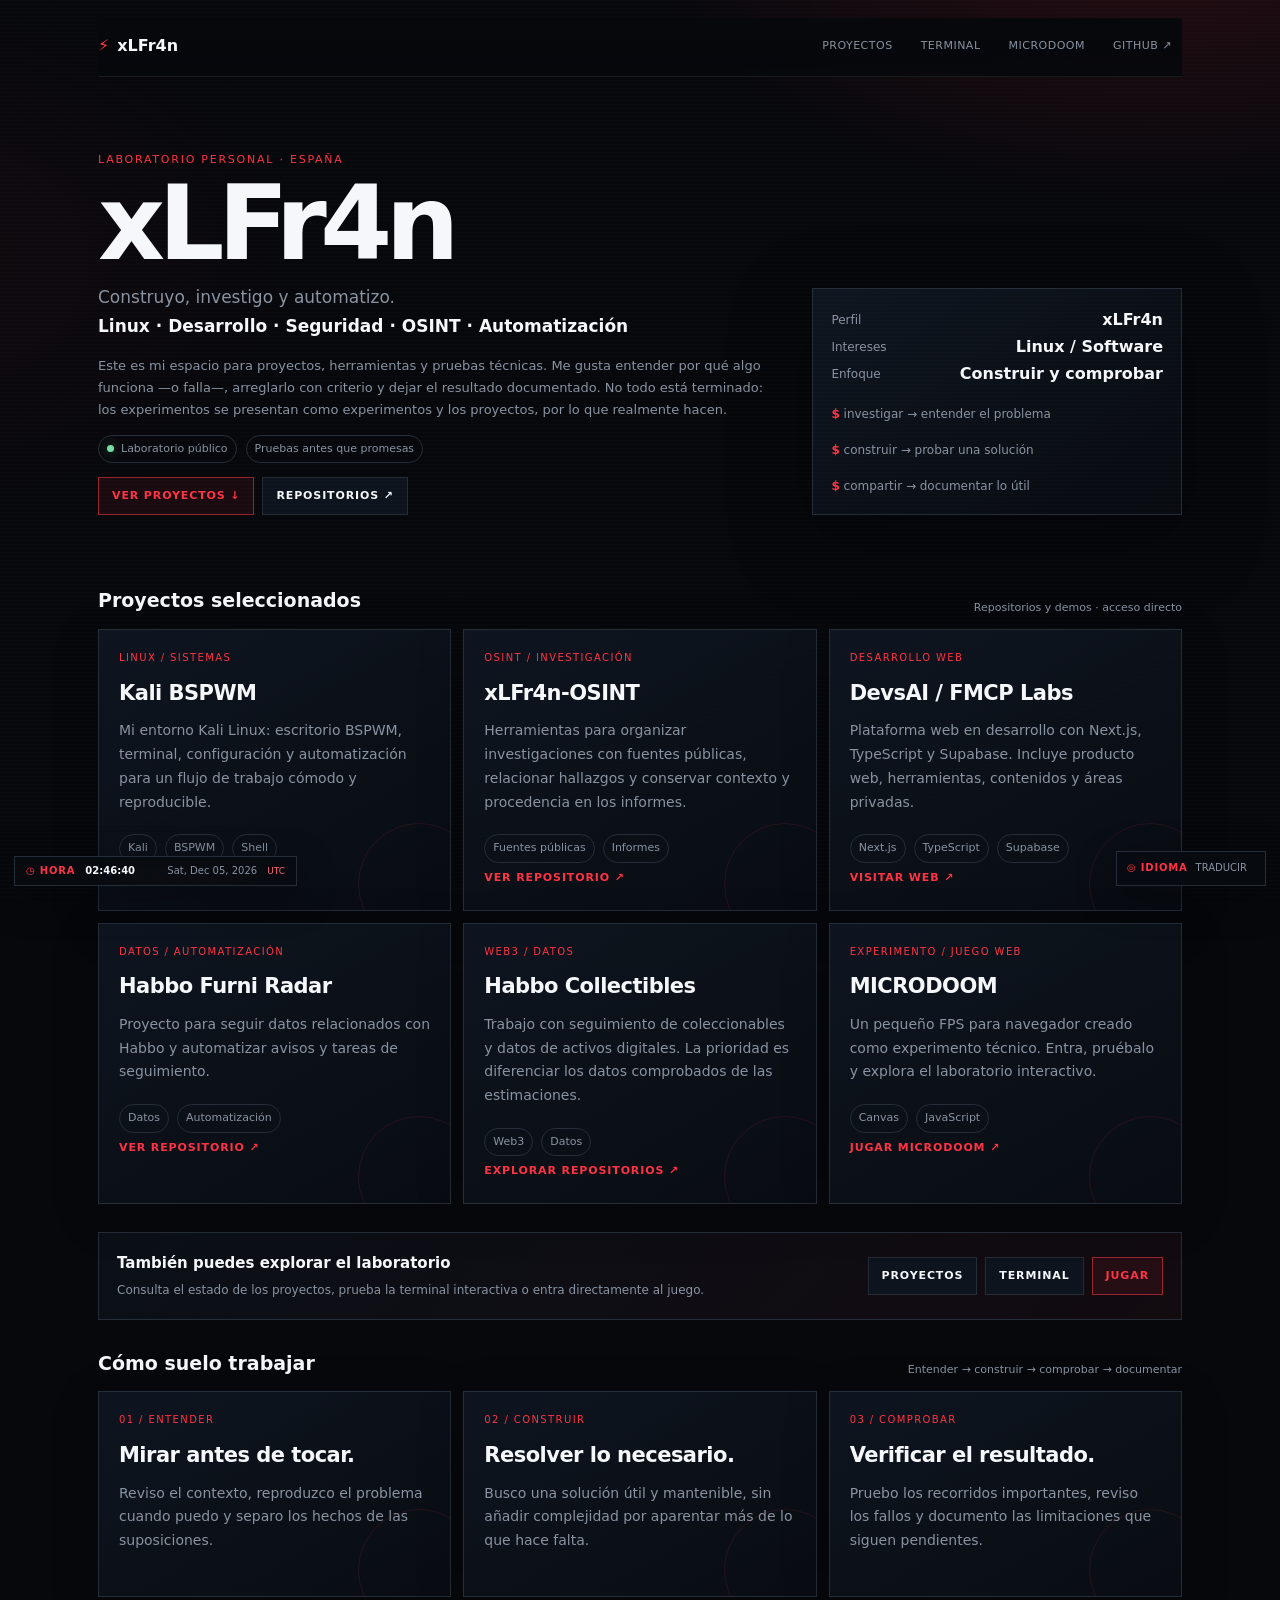
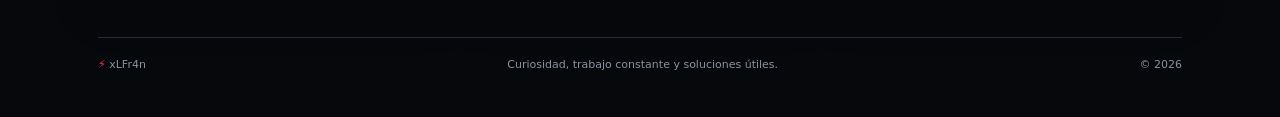
<file: index.html>
<!doctype html>
<html lang="es">
<head>
  <meta charset="utf-8">
  <meta name="viewport" content="width=device-width, initial-scale=1">
  <meta name="theme-color" content="#06080c">
  <meta name="description" content="xLFr4n: laboratorio personal de Linux, desarrollo de software, seguridad, OSINT y automatización. Proyectos reales, pruebas y experimentos.">
  <meta name="color-scheme" content="dark">
  <link rel="canonical" href="https://xlfr4n.github.io/xLFr4n/">
  <meta property="og:type" content="website">
  <meta property="og:title" content="xLFr4n — Laboratorio personal">
  <meta property="og:description" content="Proyectos de Linux, desarrollo de software, seguridad, OSINT y automatización. Trabajo real, pruebas y experimentos.">
  <meta property="og:url" content="https://xlfr4n.github.io/xLFr4n/">
  <meta name="twitter:card" content="summary">
  <link rel="icon" href="./assets/icon.svg" type="image/svg+xml">
  <link rel="manifest" href="./manifest.json">
  <link rel="stylesheet" href="./assets/xlfr4n.css">
  <title>xLFr4n — Laboratorio personal</title>
</head>
<body>
  <div class="shell">
    <header class="nav">
      <a class="brand" href="./" aria-label="xLFr4n, inicio"><span class="sig" aria-hidden="true">⚡</span> xLFr4n</a>
      <nav class="navlinks" aria-label="Navegación principal">
        <a href="./status/">PROYECTOS</a>
        <a href="./terminal/">TERMINAL</a>
        <a href="./play/">MICRODOOM</a>
        <a href="https://github.com/xlfr4n?tab=repositories" target="_blank" rel="noopener noreferrer">GITHUB ↗</a>
      </nav>
    </header>

    <main>
      <section class="hero" aria-labelledby="intro-title">
        <div>
          <div class="eyebrow">Laboratorio personal · España</div>
          <h1 id="intro-title">xLFr4n</h1>
          <p class="lead">Construyo, investigo y automatizo.<br><b>Linux · Desarrollo · Seguridad · OSINT · Automatización</b></p>
          <p class="prose">Este es mi espacio para proyectos, herramientas y pruebas técnicas. Me gusta entender por qué algo funciona —o falla—, arreglarlo con criterio y dejar el resultado documentado. No todo está terminado: los experimentos se presentan como experimentos y los proyectos, por lo que realmente hacen.</p>
          <div class="kicker">
            <span class="pill"><span class="dot ok"></span> Laboratorio público</span>
            <span class="pill">Pruebas antes que promesas</span>
          </div>
          <div class="buttons">
            <a class="button primary" href="#laboratorios">VER PROYECTOS ↓</a>
            <a class="button" href="https://github.com/xlfr4n?tab=repositories" target="_blank" rel="noopener noreferrer">REPOSITORIOS ↗</a>
          </div>
        </div>
        <aside class="hero-panel" aria-label="Resumen del laboratorio">
          <div class="row"><span class="kv">Perfil</span><strong>xLFr4n</strong></div>
          <div class="row"><span class="kv">Intereses</span><b>Linux / Software</b></div>
          <div class="row"><span class="kv">Enfoque</span><strong>Construir y comprobar</strong></div>
          <div class="prompt"><b>$</b> investigar → entender el problema</div>
          <div class="prompt"><b>$</b> construir → probar una solución</div>
          <div class="prompt"><b>$</b> compartir → documentar lo útil</div>
        </aside>
      </section>

      <section class="section" id="laboratorios" aria-labelledby="labs-title">
        <div class="section-head">
          <h2 id="labs-title">Proyectos seleccionados</h2>
          <p>Repositorios y demos · acceso directo</p>
        </div>
        <div class="grid">
          <article class="card">
            <div class="tag">LINUX / SISTEMAS</div>
            <h3>Kali BSPWM</h3>
            <p>Mi entorno Kali Linux: escritorio BSPWM, terminal, configuración y automatización para un flujo de trabajo cómodo y reproducible.</p>
            <div class="meta"><span class="pill">Kali</span><span class="pill">BSPWM</span><span class="pill">Shell</span></div>
            <a class="link" href="https://github.com/xlfr4n/xLFr4n-Kali-BSPWM" target="_blank" rel="noopener noreferrer">VER REPOSITORIO ↗</a>
          </article>

          <article class="card">
            <div class="tag">OSINT / INVESTIGACIÓN</div>
            <h3>xLFr4n-OSINT</h3>
            <p>Herramientas para organizar investigaciones con fuentes públicas, relacionar hallazgos y conservar contexto y procedencia en los informes.</p>
            <div class="meta"><span class="pill">Fuentes públicas</span><span class="pill">Informes</span></div>
            <a class="link" href="https://github.com/xlfr4n/xLFr4n-OSINT" target="_blank" rel="noopener noreferrer">VER REPOSITORIO ↗</a>
          </article>

          <article class="card">
            <div class="tag">DESARROLLO WEB</div>
            <h3>DevsAI / FMCP Labs</h3>
            <p>Plataforma web en desarrollo con Next.js, TypeScript y Supabase. Incluye producto web, herramientas, contenidos y áreas privadas.</p>
            <div class="meta"><span class="pill">Next.js</span><span class="pill">TypeScript</span><span class="pill">Supabase</span></div>
            <a class="link" href="https://fmcplabs.com/" target="_blank" rel="noopener noreferrer">VISITAR WEB ↗</a>
          </article>

          <article class="card">
            <div class="tag">DATOS / AUTOMATIZACIÓN</div>
            <h3>Habbo Furni Radar</h3>
            <p>Proyecto para seguir datos relacionados con Habbo y automatizar avisos y tareas de seguimiento.</p>
            <div class="meta"><span class="pill">Datos</span><span class="pill">Automatización</span></div>
            <a class="link" href="https://github.com/xlfr4n/xLFr4n-Habbo-Furni-Radar" target="_blank" rel="noopener noreferrer">VER REPOSITORIO ↗</a>
          </article>

          <article class="card">
            <div class="tag">WEB3 / DATOS</div>
            <h3>Habbo Collectibles</h3>
            <p>Trabajo con seguimiento de coleccionables y datos de activos digitales. La prioridad es diferenciar los datos comprobados de las estimaciones.</p>
            <div class="meta"><span class="pill">Web3</span><span class="pill">Datos</span></div>
            <a class="link" href="https://github.com/xlfr4n?tab=repositories" target="_blank" rel="noopener noreferrer">EXPLORAR REPOSITORIOS ↗</a>
          </article>

          <article class="card">
            <div class="tag">EXPERIMENTO / JUEGO WEB</div>
            <h3>MICRODOOM</h3>
            <p>Un pequeño FPS para navegador creado como experimento técnico. Entra, pruébalo y explora el laboratorio interactivo.</p>
            <div class="meta"><span class="pill">Canvas</span><span class="pill">JavaScript</span></div>
            <a class="link" href="./play/">JUGAR MICRODOOM ↗</a>
          </article>
        </div>
      </section>

      <section class="section">
        <div class="banner">
          <div>
            <h3>También puedes explorar el laboratorio</h3>
            <p>Consulta el estado de los proyectos, prueba la terminal interactiva o entra directamente al juego.</p>
          </div>
          <div class="buttons">
            <a class="button" href="./status/">PROYECTOS</a>
            <a class="button" href="./terminal/">TERMINAL</a>
            <a class="button primary" href="./play/">JUGAR</a>
          </div>
        </div>
      </section>

      <section class="section" aria-labelledby="method-title">
        <div class="section-head">
          <h2 id="method-title">Cómo suelo trabajar</h2>
          <p>Entender → construir → comprobar → documentar</p>
        </div>
        <div class="grid">
          <article class="card">
            <div class="tag">01 / ENTENDER</div>
            <h3>Mirar antes de tocar.</h3>
            <p>Reviso el contexto, reproduzco el problema cuando puedo y separo los hechos de las suposiciones.</p>
          </article>
          <article class="card">
            <div class="tag">02 / CONSTRUIR</div>
            <h3>Resolver lo necesario.</h3>
            <p>Busco una solución útil y mantenible, sin añadir complejidad por aparentar más de lo que hace falta.</p>
          </article>
          <article class="card">
            <div class="tag">03 / COMPROBAR</div>
            <h3>Verificar el resultado.</h3>
            <p>Pruebo los recorridos importantes, reviso los fallos y documento las limitaciones que siguen pendientes.</p>
          </article>
        </div>
      </section>
    </main>

    <footer class="footer">
      <span><span class="sig" aria-hidden="true">⚡</span> xLFr4n</span>
      <span>Curiosidad, trabajo constante y soluciones útiles.</span>
      <span>© <span data-year>2026</span></span>
    </footer>
  </div>
  <script src="./assets/xlfr4n.js"></script>
</body>
</html>
</file>
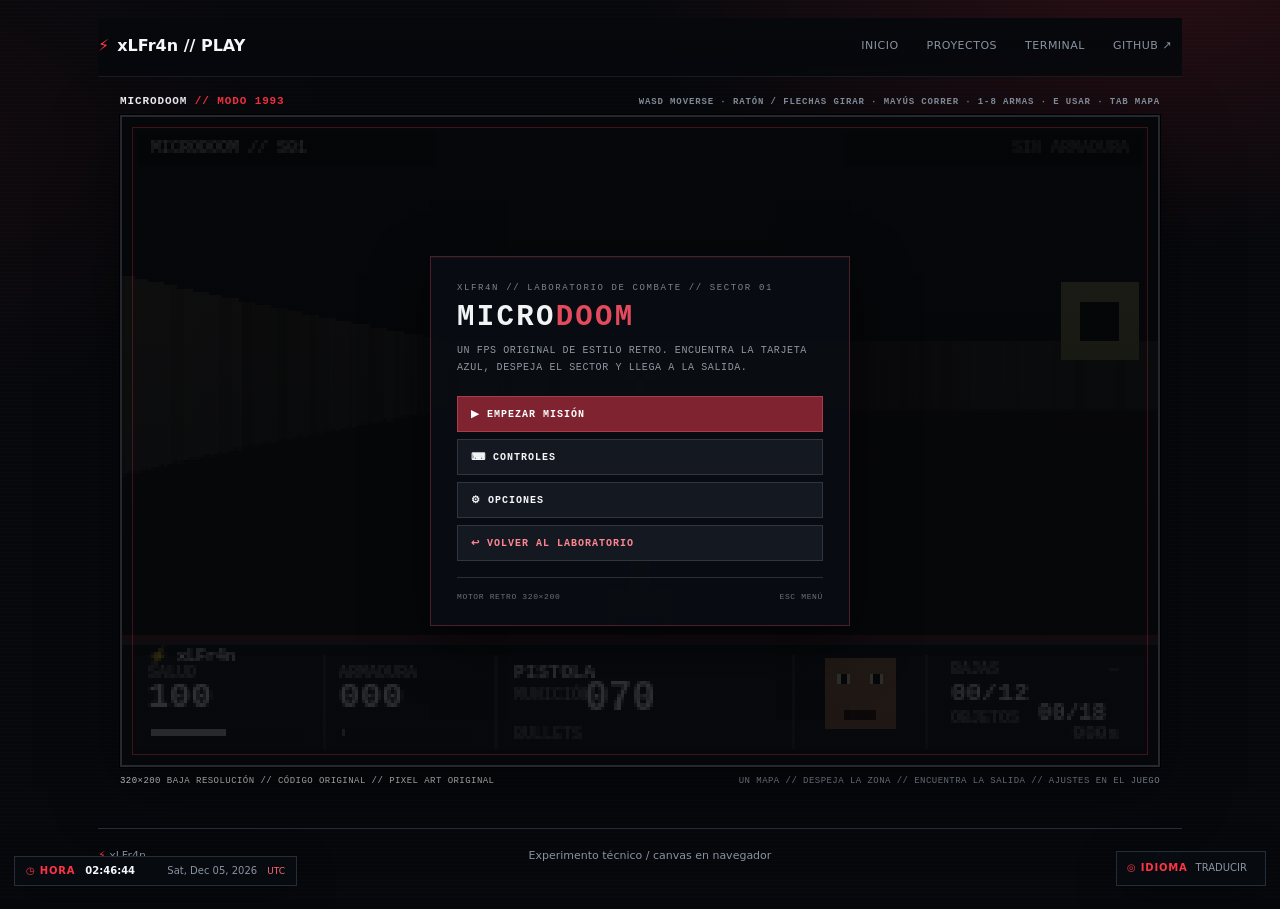
<file: play/index.html>
<!doctype html><html lang="es"><head><meta charset="utf-8"><meta name="viewport" content="width=device-width,initial-scale=1,viewport-fit=cover"><meta name="theme-color" content="#06080c"><meta name="description" content="MICRODOOM — experimento original de juego de disparos para navegador de xLFr4n."><link rel="icon" href="../assets/icon.svg" type="image/svg+xml"><link rel="stylesheet" href="../assets/xlfr4n.css"><title>xLFr4n — MICRODOOM</title><style>
.game-wrap{max-width:1040px;margin:18px auto 0}.game-head{display:flex;justify-content:space-between;align-items:end;gap:16px;margin:15px 0 8px;font:700 11px monospace;text-transform:uppercase;letter-spacing:.08em}.game-head .hint{color:var(--muted);font-size:9px;text-align:right}#frame{position:relative;background:#000;border:2px solid #25282e;box-shadow:0 0 0 1px #000,0 20px 60px rgba(0,0,0,.5);overflow:hidden}#game{display:block;width:100%;height:auto;image-rendering:pixelated;image-rendering:crisp-edges;background:#000}.under{display:flex;justify-content:space-between;gap:14px;flex-wrap:wrap;color:var(--muted);font:9px/1.5 monospace;margin-top:8px;text-transform:uppercase;letter-spacing:.05em}.note{color:#ddd}
#game-ui{position:absolute;inset:0;z-index:10;display:grid;place-items:center;background:linear-gradient(180deg,rgba(3,5,8,.66),rgba(3,5,8,.84));font-family:ui-monospace,SFMono-Regular,Menlo,Monaco,Consolas,monospace;pointer-events:none}
#game-ui[hidden]{display:none}#game-ui:before{content:"";position:absolute;inset:10px;border:1px solid rgba(190,45,58,.32);pointer-events:none}
.menu-panel{position:relative;width:min(420px,88%);padding:24px 26px 22px;background:rgba(9,12,17,.94);border:1px solid #4a1f27;box-shadow:0 18px 50px rgba(0,0,0,.55),inset 0 1px 0 rgba(255,255,255,.04);pointer-events:auto}.menu-panel[hidden]{display:none}
.menu-kicker{font-size:9px;letter-spacing:.18em;color:#7c848f;text-transform:uppercase;margin-bottom:7px}.menu-title{font-size:29px;line-height:1;font-weight:900;letter-spacing:.08em;color:#f2f3f4}.menu-title .accent{color:#e34b5d}.menu-subtitle{margin:10px 0 20px;font-size:10px;line-height:1.7;color:#8f97a3;text-transform:uppercase;letter-spacing:.06em}.menu-grid{display:grid;gap:7px}.menu-btn{appearance:none;border:1px solid #303640;background:#141820;color:#dfe3e7;text-align:left;padding:11px 13px;font:700 10px ui-monospace,monospace;letter-spacing:.1em;cursor:pointer;transition:transform .08s ease,border-color .08s ease,background .08s ease;color:inherit}.menu-btn:hover,.menu-btn:focus-visible{background:#1a2029;border-color:#a33a4a;outline:none;transform:translateX(2px)}.menu-btn.primary{background:#7f2331;border-color:#aa3d4d;color:#fff}.menu-btn.primary:hover,.menu-btn.primary:focus-visible{background:#9b2f40}.menu-btn.danger{color:#ff8693}.menu-foot{display:flex;justify-content:space-between;gap:12px;margin-top:16px;padding-top:12px;border-top:1px solid #292e36;color:#69717d;font-size:8px;text-transform:uppercase;letter-spacing:.08em}
.menu-stats{display:grid;grid-template-columns:repeat(3,1fr);gap:8px;margin:16px 0}.stat{padding:9px;background:#11151b;border:1px solid #252b33}.stat-label{display:block;font-size:7px;color:#707784;letter-spacing:.1em}.stat-value{display:block;margin-top:3px;font-size:12px;color:#edf0f2}
.option-row{display:grid;grid-template-columns:1fr auto;gap:12px;align-items:center;padding:11px 0;border-bottom:1px solid #252a31}.option-row:last-child{border-bottom:0}.option-row label{font-size:9px;color:#d7dbe0;text-transform:uppercase;letter-spacing:.07em}.option-desc{display:block;margin-top:4px;color:#6f7782;font-size:7px;line-height:1.5;letter-spacing:.03em}.value{font-size:9px;color:#f0f2f4;min-width:42px;text-align:right}.slider{grid-column:1 / -1;width:100%;accent-color:#c43c4f}.check{width:15px;height:15px;accent-color:#b83449}.menu-actions{display:flex;gap:8px;margin-top:15px}.menu-actions .menu-btn{flex:1}
.controls{display:grid;grid-template-columns:1fr 1fr;gap:6px 18px;margin:15px 0}.control{display:flex;justify-content:space-between;gap:12px;padding:7px 0;border-bottom:1px solid #20252c;font-size:8px}.control span:first-child{color:#9aa2ad}.control strong{color:#eceef0;font-size:8px}
@media(max-width:700px){.game-head{align-items:start;flex-direction:column}.game-head .hint{text-align:left}.game-wrap{margin-top:10px}.menu-panel{padding:20px}.controls{grid-template-columns:1fr}}
</style></head><body><div class="shell"><header class="nav"><a class="brand" href="../"><span class="sig">⚡</span> xLFr4n // PLAY</a><nav class="navlinks"><a href="../">INICIO</a><a href="../status/">PROYECTOS</a><a href="../terminal/">TERMINAL</a><a href="https://github.com/xlfr4n">GITHUB ↗</a></nav></header><main class="game-wrap">
<div class="game-head">
<strong>MICRODOOM <span style="color:var(--red)">// MODO 1993</span></strong>
<span class="hint">WASD MOVERSE · RATÓN / FLECHAS GIRAR · MAYÚS CORRER · 1-8 ARMAS · E USAR · TAB MAPA</span>
</div>
<div id="frame"><div id="game-ui" data-screen="title" role="dialog" aria-label="Menú de MICRODOOM">
  <section class="menu-panel" data-menu="title">
    <div class="menu-kicker">xLFr4n // laboratorio de combate // sector 01</div>
    <div class="menu-title">MICRO<span class="accent">DOOM</span></div>
    <div class="menu-subtitle">Un FPS original de estilo retro. Encuentra la tarjeta azul, despeja el sector y llega a la salida.</div>
    <div class="menu-grid">
      <button class="menu-btn primary" data-action="start">▶ EMPEZAR MISIÓN</button>
      <button class="menu-btn" data-action="controls">⌨ CONTROLES</button>
      <button class="menu-btn" data-action="options">⚙ OPCIONES</button>
      <button class="menu-btn danger" data-action="exit">↩ VOLVER AL LABORATORIO</button>
    </div>
    <div class="menu-foot"><span>MOTOR RETRO 320×200</span><span>ESC MENÚ</span></div>
  </section>

  <section class="menu-panel" data-menu="pause" hidden>
    <div class="menu-kicker">misión en pausa</div>
    <div class="menu-title">EN PAUSA</div>
    <div class="menu-subtitle">La simulación está detenida. Continúa cuando quieras o ajusta los controles antes de volver al combate.</div>
    <div class="menu-grid">
      <button class="menu-btn primary" data-action="resume">▶ CONTINUAR</button>
      <button class="menu-btn" data-action="save">▣ GUARDAR PARTIDA</button>
      <button class="menu-btn" data-action="controls">⌨ CONTROLES</button>
      <button class="menu-btn" data-action="options">⚙ OPCIONES</button>
      <button class="menu-btn" data-action="restart">↻ REINICIAR MISIÓN</button>
      <button class="menu-btn danger" data-action="main-menu">↩ MENÚ PRINCIPAL</button>
    </div>
    <div class="menu-foot"><span>P O ESC PARA PAUSAR</span><span>PULSA FUERA DEL MENÚ PARA RECUPERAR EL RATÓN</span></div>
  </section>

  <section class="menu-panel" data-menu="controls" hidden>
    <div class="menu-kicker">guía de controles</div>
    <div class="menu-title">CONTROLES</div>
    <div class="controls">
      <div class="control"><span>MOVERSE</span><strong>W A S D</strong></div>
      <div class="control"><span>GIRAR</span><strong>RATÓN / ← →</strong></div>
      <div class="control"><span>CORRER</span><strong>SHIFT</strong></div>
      <div class="control"><span>DISPARAR</span><strong>CLIC / ESPACIO</strong></div>
      <div class="control"><span>ARMAS</span><strong>1–8 / Q</strong></div>
      <div class="control"><span>USAR</span><strong>E</strong></div>
      <div class="control"><span>MAPA</span><strong>TAB / M</strong></div>
      <div class="control"><span>PAUSAR</span><strong>P / ESC</strong></div>
      <div class="control"><span>GUARDAR</span><strong>F2</strong></div>
      <div class="control"><span>CARGAR</span><strong>F3</strong></div>
      <div class="control"><span>REINICIAR</span><strong>R</strong></div>
      <div class="control"><span>MENÚ</span><strong>ESC</strong></div>
    </div>
    <div class="menu-actions"><button class="menu-btn" data-action="back">← VOLVER</button></div>
  </section>

  <section class="menu-panel" data-menu="options" hidden>
    <div class="menu-kicker">ajustes del juego</div>
    <div class="menu-title">OPCIONES</div>
    <div class="option-row">
      <div><label for="setting-sensitivity">Sensibilidad del ratón</label><span class="option-desc">Un valor bajo permite girar más despacio y con precisión. El valor inicial es moderado.</span></div>
      <div class="value"><span id="setting-sensitivity-value">0.90</span></div>
      <input id="setting-sensitivity" class="slider" type="range" min="35" max="220" step="5" value="90" aria-label="Sensibilidad del ratón">
    </div>
    <div class="option-row">
      <div><label for="setting-volume">Volumen general</label><span class="option-desc">Sonido y efectos del juego.</span></div>
      <div class="value"><span id="setting-volume-value">72%</span></div>
      <input id="setting-volume" class="slider" type="range" min="0" max="100" step="1" value="72" aria-label="Volumen general">
    </div>
    <div class="option-row">
      <div><label for="setting-crosshair">Punto de mira</label><span class="option-desc">Muestra una marca central para apuntar con precisión.</span></div>
      <input id="setting-crosshair" class="check" type="checkbox" checked>
    </div>
    <div class="option-row">
      <div><label for="setting-reduced-flash">Destellos reducidos</label><span class="option-desc">Reduce los destellos de daño y de objetos recogidos.</span></div>
      <input id="setting-reduced-flash" class="check" type="checkbox">
    </div>
    <div class="menu-actions"><button class="menu-btn" data-action="reset-settings">RESTABLECER AJUSTES</button><button class="menu-btn primary" data-action="back">LISTO</button></div>
  </section>

  <section class="menu-panel" data-menu="dead" hidden>
    <div class="menu-kicker">misión fallida</div>
    <div class="menu-title">HAS <span class="accent">MUERTO</span></div>
    <div class="menu-subtitle">El sector sigue activo. Vuelve a entrar en la misión e intenta otra ruta.</div>
    <div class="menu-stats"><div class="stat"><span class="stat-label">BAJAS</span><span class="stat-value" class="menu-kills">00 / 12</span></div><div class="stat"><span class="stat-label">OBJETOS</span><span class="stat-value" class="menu-items">00 / 19</span></div><div class="stat"><span class="stat-label">TIEMPO</span><span class="stat-value" class="menu-time">0.0s</span></div></div>
    <div class="menu-grid"><button class="menu-btn primary" data-action="restart">↻ REINICIAR MISIÓN</button><button class="menu-btn" data-action="main-menu">↩ MENÚ PRINCIPAL</button></div>
  </section>

  <section class="menu-panel" data-menu="won" hidden>
    <div class="menu-kicker">misión completada</div>
    <div class="menu-title">SECTOR <span class="accent">DESPEJADO</span></div>
    <div class="menu-subtitle">Todos los enemigos han sido eliminados. La salida está despejada.</div>
    <div class="menu-stats"><div class="stat"><span class="stat-label">BAJAS</span><span class="stat-value" class="menu-kills">12 / 12</span></div><div class="stat"><span class="stat-label">OBJETOS</span><span class="stat-value" class="menu-items">00 / 19</span></div><div class="stat"><span class="stat-label">TIEMPO</span><span class="stat-value" class="menu-time">0.0s</span></div></div>
    <div class="menu-grid"><button class="menu-btn primary" data-action="restart">↻ VOLVER A JUGAR</button><button class="menu-btn" data-action="main-menu">↩ MENÚ PRINCIPAL</button></div>
  </section>
</div><canvas id="game" width="320" height="200" aria-label="MICRODOOM retro first-person game"></canvas></div>
<div class="under"><span class="note">320×200 BAJA RESOLUCIÓN // CÓDIGO ORIGINAL // PIXEL ART ORIGINAL</span><span>UN MAPA // DESPEJA LA ZONA // ENCUENTRA LA SALIDA // AJUSTES EN EL JUEGO</span></div>
</main><footer class="footer"><span><span class="sig">⚡</span> xLFr4n</span><span>Experimento técnico / canvas en navegador</span><span data-year>2026</span></footer></div><script src="../assets/xlfr4n.js"></script><script src="./microdoom.js"></script></body></html>
</file>
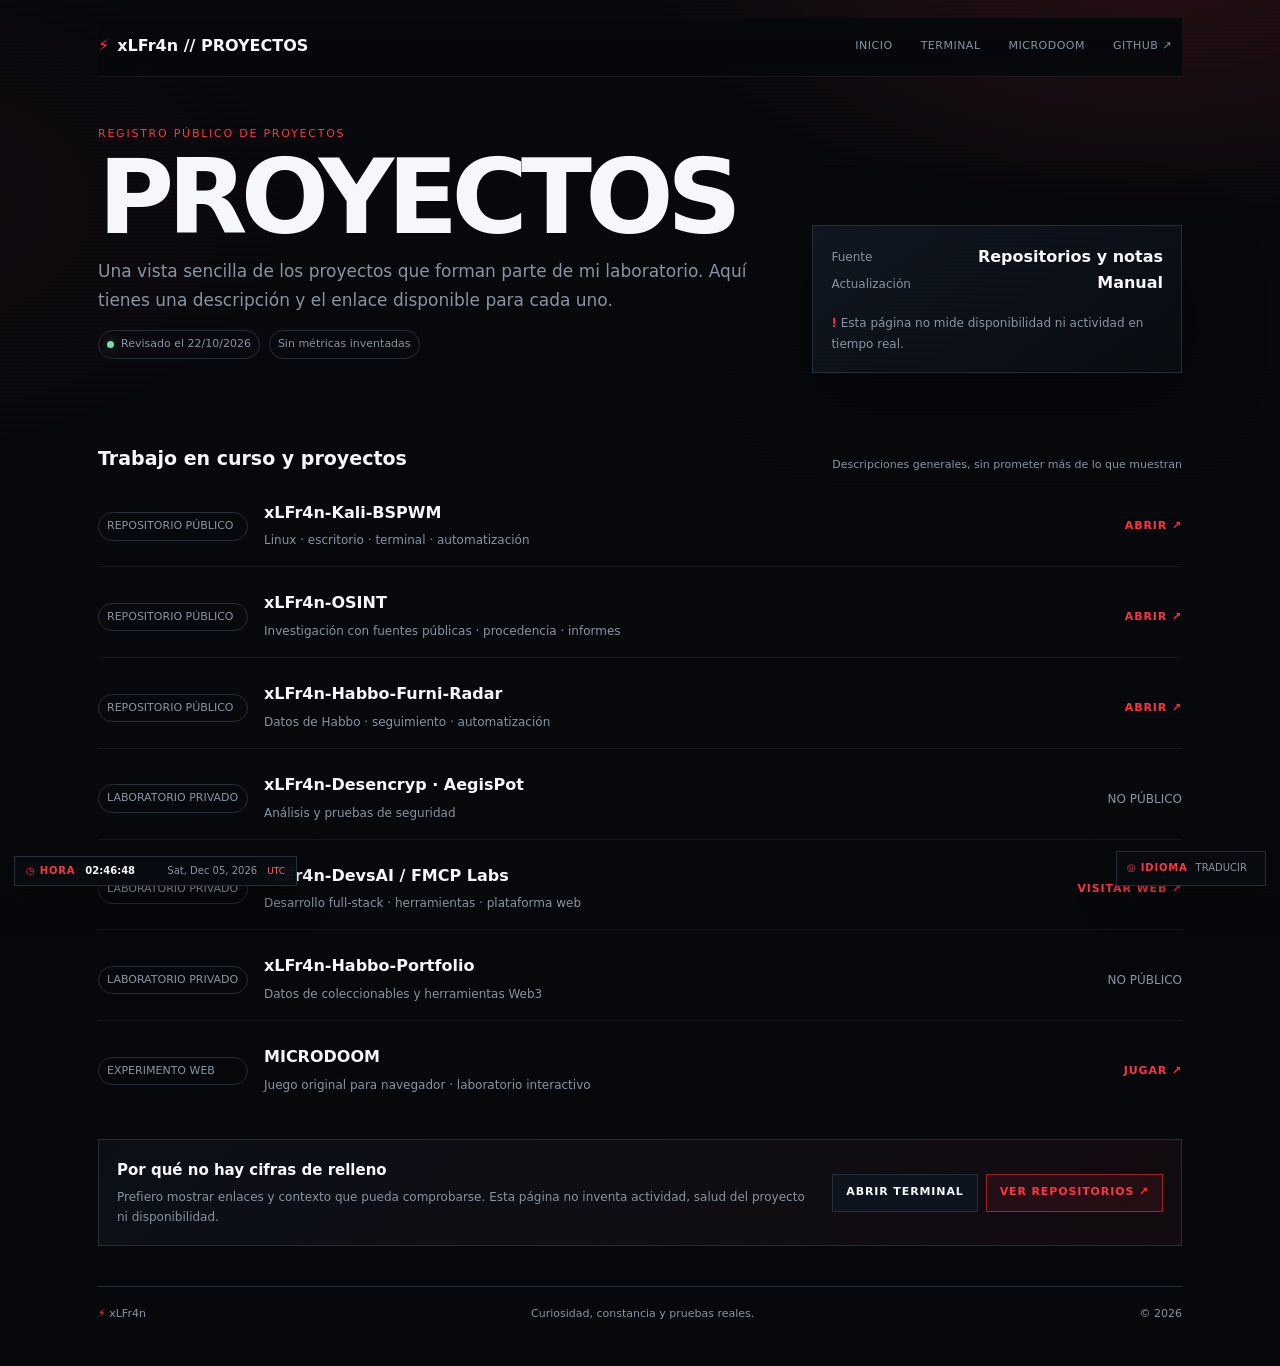
<file: status/index.html>
<!doctype html>
<html lang="es">
<head>
  <meta charset="utf-8">
  <meta name="viewport" content="width=device-width,initial-scale=1">
  <meta name="theme-color" content="#06080c">
  <meta name="description" content="Proyectos y laboratorios de xLFr4n: estado general, enlaces y contexto sin métricas inventadas.">
  <link rel="icon" href="../assets/icon.svg" type="image/svg+xml">
  <link rel="stylesheet" href="../assets/xlfr4n.css">
  <title>xLFr4n — Proyectos</title>
</head>
<body>
<div class="shell">
  <header class="nav">
    <a class="brand" href="../"><span class="sig" aria-hidden="true">⚡</span> xLFr4n // PROYECTOS</a>
    <nav class="navlinks" aria-label="Navegación principal">
      <a href="../">INICIO</a><a href="../terminal/">TERMINAL</a><a href="../play/">MICRODOOM</a>
      <a href="https://github.com/xlfr4n?tab=repositories" target="_blank" rel="noopener noreferrer">GITHUB ↗</a>
    </nav>
  </header>
  <main>
    <section class="hero" style="padding-top:48px">
      <div>
        <div class="eyebrow">Registro público de proyectos</div>
        <h1>PROYECTOS</h1>
        <p class="lead">Una vista sencilla de los proyectos que forman parte de mi laboratorio. Aquí tienes una descripción y el enlace disponible para cada uno.</p>
        <div class="kicker"><span class="pill"><span class="dot ok"></span> Revisado el 22/10/2026</span><span class="pill">Sin métricas inventadas</span></div>
      </div>
      <aside class="hero-panel" aria-label="Cómo interpretar esta página">
        <div class="row"><span class="kv">Fuente</span><strong>Repositorios y notas</strong></div>
        <div class="row"><span class="kv">Actualización</span><strong>Manual</strong></div>
        <div class="prompt"><b>!</b> Esta página no mide disponibilidad ni actividad en tiempo real.</div>
      </aside>
    </section>
    <section class="section">
      <div class="section-head"><h2>Trabajo en curso y proyectos</h2><p>Descripciones generales, sin prometer más de lo que muestran</p></div>
      <div class="list">
        <div class="list-row"><span class="pill">REPOSITORIO PÚBLICO</span><div><strong>xLFr4n-Kali-BSPWM</strong><br><span class="kv">Linux · escritorio · terminal · automatización</span></div><a class="link" href="https://github.com/xlfr4n/xLFr4n-Kali-BSPWM" target="_blank" rel="noopener noreferrer">ABRIR ↗</a></div>
        <div class="list-row"><span class="pill">REPOSITORIO PÚBLICO</span><div><strong>xLFr4n-OSINT</strong><br><span class="kv">Investigación con fuentes públicas · procedencia · informes</span></div><a class="link" href="https://github.com/xlfr4n/xLFr4n-OSINT" target="_blank" rel="noopener noreferrer">ABRIR ↗</a></div>
        <div class="list-row"><span class="pill">REPOSITORIO PÚBLICO</span><div><strong>xLFr4n-Habbo-Furni-Radar</strong><br><span class="kv">Datos de Habbo · seguimiento · automatización</span></div><a class="link" href="https://github.com/xlfr4n/xLFr4n-Habbo-Furni-Radar" target="_blank" rel="noopener noreferrer">ABRIR ↗</a></div>
        <div class="list-row"><span class="pill">LABORATORIO PRIVADO</span><div><strong>xLFr4n-Desencryp · AegisPot</strong><br><span class="kv">Análisis y pruebas de seguridad</span></div><span class="kv">NO PÚBLICO</span></div>
        <div class="list-row"><span class="pill">LABORATORIO PRIVADO</span><div><strong>xLFr4n-DevsAI / FMCP Labs</strong><br><span class="kv">Desarrollo full-stack · herramientas · plataforma web</span></div><a class="link" href="https://fmcplabs.com/" target="_blank" rel="noopener noreferrer">VISITAR WEB ↗</a></div>
        <div class="list-row"><span class="pill">LABORATORIO PRIVADO</span><div><strong>xLFr4n-Habbo-Portfolio</strong><br><span class="kv">Datos de coleccionables y herramientas Web3</span></div><span class="kv">NO PÚBLICO</span></div>
        <div class="list-row"><span class="pill">EXPERIMENTO WEB</span><div><strong>MICRODOOM</strong><br><span class="kv">Juego original para navegador · laboratorio interactivo</span></div><a class="link" href="../play/">JUGAR ↗</a></div>
      </div>
    </section>
    <section class="section">
      <div class="banner"><div><h3>Por qué no hay cifras de relleno</h3><p>Prefiero mostrar enlaces y contexto que pueda comprobarse. Esta página no inventa actividad, salud del proyecto ni disponibilidad.</p></div><div class="buttons"><a class="button" href="../terminal/">ABRIR TERMINAL</a><a class="button primary" href="https://github.com/xlfr4n?tab=repositories" target="_blank" rel="noopener noreferrer">VER REPOSITORIOS ↗</a></div></div>
    </section>
  </main>
  <footer class="footer"><span><span class="sig" aria-hidden="true">⚡</span> xLFr4n</span><span>Curiosidad, constancia y pruebas reales.</span><span>© <span data-year>2026</span></span></footer>
</div>
<script src="../assets/xlfr4n.js"></script>
</body>
</html>
</file>
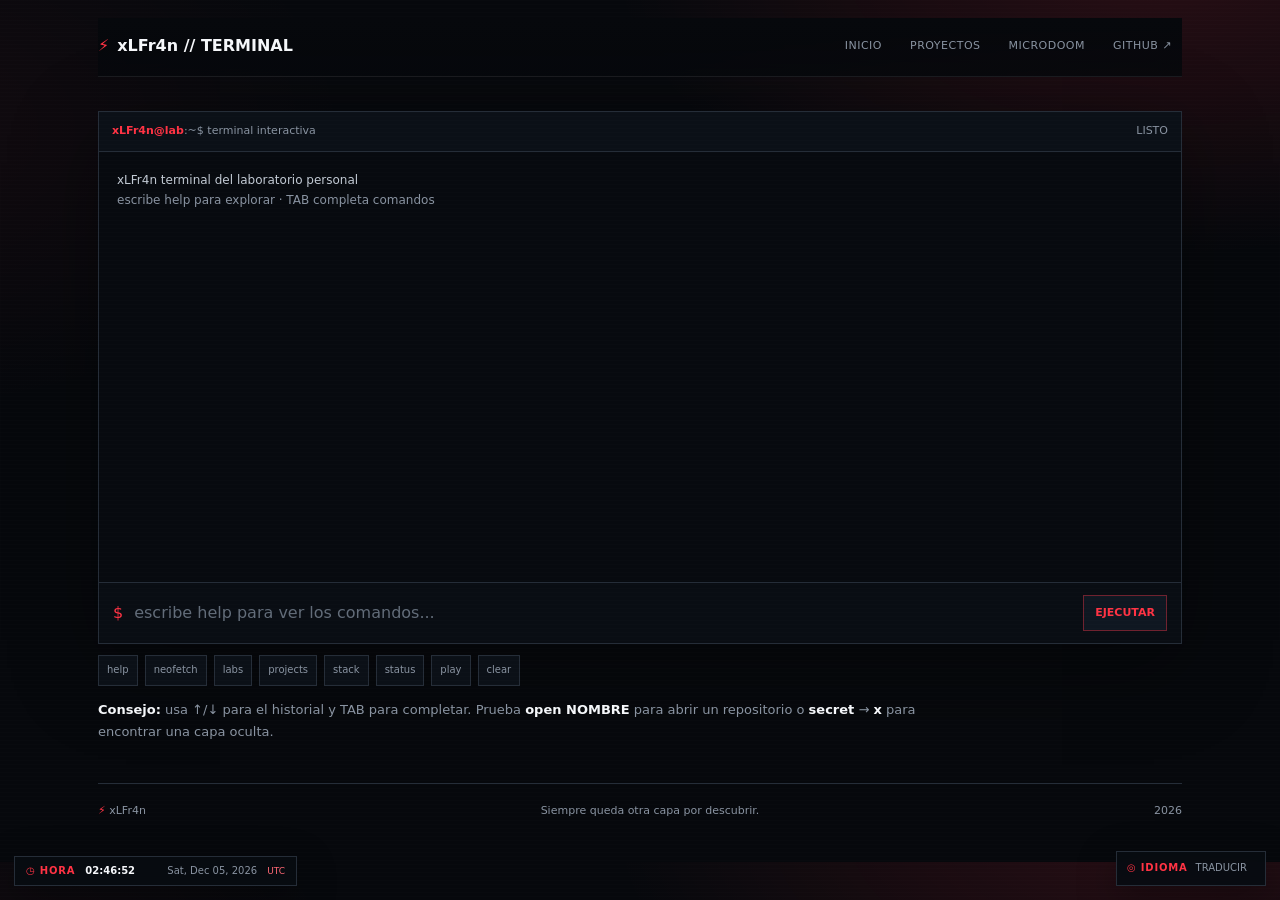
<file: terminal/index.html>
<!doctype html><html lang="es"><head><meta charset="utf-8"><meta name="viewport" content="width=device-width,initial-scale=1"><meta name="theme-color" content="#06080c"><meta name="description" content="Terminal interactiva de xLFr4n para explorar proyectos y comandos de demostración."><link rel="icon" href="../assets/icon.svg" type="image/svg+xml"><link rel="stylesheet" href="../assets/xlfr4n.css"><title>xLFr4n — Terminal interactiva</title><style>.terminal-wrap{margin-top:34px;border:1px solid var(--line);background:#070a0f;box-shadow:var(--shadow);overflow:hidden}.termbar{display:flex;justify-content:space-between;gap:10px;padding:10px 13px;border-bottom:1px solid var(--line);background:#0b1017;color:var(--muted);font-size:11px}.termbar b{color:var(--red)}#out{min-height:430px;max-height:58vh;overflow:auto;padding:18px;white-space:pre-wrap;line-height:1.7;font-size:12px}.line-cmd{color:var(--red)}.line-out{color:#c2cad4}.line-muted{color:var(--muted)}.termform{display:flex;gap:9px;align-items:center;padding:12px 14px;border-top:1px solid var(--line);background:#090d13}.termform span{color:var(--red)}#cmd{min-width:0;flex:1;border:0;background:transparent;color:var(--text);font:inherit;outline:none}#cmd::placeholder{color:#626c79}.termform button{border:1px solid rgba(255,51,68,.4);background:#0f1721;color:var(--red);padding:8px 11px;font:inherit;font-size:11px;font-weight:800;cursor:pointer}.quick{display:flex;gap:7px;flex-wrap:wrap;margin-top:11px}.quick button{border:1px solid var(--line);background:#0b1017;color:var(--muted);padding:6px 8px;font:inherit;font-size:10px;cursor:pointer}.quick button:hover{border-color:rgba(255,51,68,.4);color:var(--text)}.cursor{display:inline-block;width:7px;height:14px;background:var(--red);vertical-align:-2px;animation:blink 1s steps(2,start) infinite}@keyframes blink{50%{opacity:0}}@media(prefers-reduced-motion:reduce){.cursor{animation:none;opacity:1}}</style></head><body><div class="shell"><header class="nav"><a class="brand" href="../"><span class="sig">⚡</span> xLFr4n // TERMINAL</a><nav class="navlinks" aria-label="Navegación principal"><a href="../">INICIO</a><a href="../status/">PROYECTOS</a><a href="../play/">MICRODOOM</a><a href="https://github.com/xlfr4n">GITHUB ↗</a></nav></header><main><section class="terminal-wrap"><div class="termbar"><span><b>xLFr4n@lab</b>:~$ terminal interactiva</span><span id="state">LISTO</span></div><div id="out" class="notranslate" aria-live="polite"></div><form class="termform" id="termform" autocomplete="off"><span>$</span><input id="cmd" autocomplete="off" autocapitalize="off" spellcheck="false" placeholder="escribe help para ver los comandos..." aria-label="Comando de terminal"><button type="submit">EJECUTAR</button></form></section><div class="quick" aria-label="Comandos rápidos"><button data-cmd="help">help</button><button data-cmd="neofetch">neofetch</button><button data-cmd="labs">labs</button><button data-cmd="projects">projects</button><button data-cmd="stack">stack</button><button data-cmd="status">status</button><button data-cmd="play">play</button><button data-cmd="clear">clear</button></div><p class="prose"><strong>Consejo:</strong> usa ↑/↓ para el historial y TAB para completar. Prueba <strong>open NOMBRE</strong> para abrir un repositorio o <strong>secret</strong> → <strong>x</strong> para encontrar una capa oculta.</p></main><footer class="footer"><span><span class="sig">⚡</span> xLFr4n</span><span>Siempre queda otra capa por descubrir.</span><span data-year>2026</span></footer></div><script src="../assets/xlfr4n.js"></script><script>
const out=document.querySelector("#out"),input=document.querySelector("#cmd"),form=document.querySelector("#termform"),state=document.querySelector("#state");
const commands={help:["comandos disponibles:","  about       identidad y objetivo","  whoami      quién es xLFr4n","  neofetch    resumen del laboratorio","  labs        mapa de laboratorios","  projects    lista de repositorios","  stack       tecnologías principales","  status      abrir el estado público","  play        abrir MICRODOOM","  github      abrir perfil de GitHub","  open NAME   abrir un repositorio conocido","  pwd         ruta virtual actual","  ls          contenido del directorio virtual","  echo TEXT   mostrar texto","  date        fecha actual del navegador","  clear       limpiar terminal","  secret      mostrar la primera capa","  x           continuar la ruta oculta"],about:["xLFr4n // personal technical laboratory","","Entender → Construir → Comprobar → Automatizar → Documentar.","Pruebas antes que suposiciones. Reproducibilidad antes que magia."],whoami:["xLFr4n","software · Linux · seguridad · análisis técnico · Web3 · automatización"],neofetch:["       ⚡ xLFr4n","       --------------------------------","       SISTEMA   GitHub Pages","       TERMINAL  xLFr4n-web","       MÉTODO    CONSTRUIR / COMPROBAR","       ENFOQUE   sistemas · análisis · desarrollo web","                 web3 · automatización · experimentos"],labs:["SISTEMAS       xLFr4n-Kali-BSPWM","OSINT          xLFr4n-OSINT","DATOS          xLFr4n-Habbo-Furni-Radar","PRIVADO        xLFr4n-Desencryp","PRIVADO        xLFr4n-DevsAI","PRIVADO        xLFr4n-Habbo-Portfolio","EXPERIMENTO    MICRODOOM"],projects:["xLFr4n-Kali-BSPWM","xLFr4n-OSINT","xLFr4n-Habbo-Furni-Radar"],stack:["Linux · Bash · Python · TypeScript · JavaScript","React · Next.js · Supabase · Git · GitHub · Docker","Web3 · Ethereum · Immutable"],status:["STATUS → ../status/"],play:["MICRODOOM → ../play/"],github:["GitHub → https://github.com/xlfr4n"],pwd:["/home/xLFr4n/lab"],ls:["README.md  BRAND.md  index.html","status/    terminal/   play/     assets/"],date:[new Date().toString()],secret:["[ OCULTO ]","","Primera capa desbloqueada.","Prueba: x"]};
const links={"xlfr4n-kali-bspwm":"https://github.com/xlfr4n/xLFr4n-Kali-BSPWM","xlfr4n-osint":"https://github.com/xlfr4n/xLFr4n-OSINT","xlfr4n-habbo-furni-radar":"https://github.com/xlfr4n/xLFr4n-Habbo-Furni-Radar"};
const history=[];let hi=-1;
function print(text,cls="line-out"){const d=document.createElement("div");d.className=cls;d.textContent=text;out.appendChild(d);out.scrollTop=out.scrollHeight}
function boot(){print("xLFr4n terminal del laboratorio personal");print("escribe help para explorar · TAB completa comandos","line-muted");print("");}
function run(raw){const c=raw.trim();if(!c)return;print("$ "+c,"line-cmd");history.push(c);hi=history.length;const low=c.toLowerCase();if(low==="clear"){out.innerHTML="";state.textContent="LISTO";return}if(low==="x"){print("⚡ XLFR4N // THERE IS ALWAYS ANOTHER LAYER.");print("has llegado. Puede que haya otra.");print("");return}if(low==="secret"){commands.secret.forEach(v=>print(v));print("");return}if(low.startsWith("echo ")){print(c.slice(5));print("");return}if(low.startsWith("open ")){const name=low.slice(5).trim();const url=links[name];if(url){window.open(url,"_blank","noopener");print("abriendo → "+url)}else print("repositorio desconocido — prueba: projects");print("");return}if(commands[low]){commands[low].forEach(v=>print(v));if(low==="status")location.href="../status/";if(low==="play")location.href="../play/";if(low==="github")window.open("https://github.com/xlfr4n","_blank","noopener");print("");return}print("comando no encontrado — escribe help");print("");state.textContent="DESCONOCIDO";setTimeout(()=>state.textContent="LISTO",700)}
form.addEventListener("submit",e=>{e.preventDefault();run(input.value);input.value=""});document.querySelectorAll("[data-cmd]").forEach(b=>b.addEventListener("click",()=>{input.value=b.dataset.cmd;input.focus();form.requestSubmit()}));input.addEventListener("keydown",e=>{if(e.key==="ArrowUp"){e.preventDefault();hi=Math.max(0,hi-1);input.value=history[hi]||""}if(e.key==="ArrowDown"){e.preventDefault();hi=Math.min(history.length,hi+1);input.value=history[hi]||""}if(e.key==="Tab"){e.preventDefault();const q=input.value.toLowerCase();const all=[...Object.keys(commands),"clear"];const hit=all.find(k=>k.startsWith(q)&&k!==q);if(hit)input.value=hit}});boot();
</script></body></html>
</file>
<file: assets/xlfr4n.css>
:root{--red:#ff3344;--red2:#ff6875;--bg:#06080c;--panel:#0c1118;--text:#f5f7fa;--muted:#8993a1;--line:#252d38;--ok:#77e0a5;--shadow:0 24px 80px rgba(0,0,0,.38);--mono:ui-monospace,SFMono-Regular,Menlo,Monaco,Consolas,"Liberation Mono",monospace}*{box-sizing:border-box}html{scroll-behavior:smooth}body{margin:0;background:radial-gradient(900px 500px at 90% -5%,rgba(255,51,68,.14),transparent 60%),radial-gradient(800px 480px at -10% 15%,rgba(255,51,68,.05),transparent 60%),var(--bg);color:var(--text);font-family:Inter,ui-sans-serif,system-ui,-apple-system,BlinkMacSystemFont,"Segoe UI",sans-serif;line-height:1.68}body:before{content:"";position:fixed;inset:0;pointer-events:none;opacity:.012;background:repeating-linear-gradient(0deg,transparent 0 3px,#fff 4px);mix-blend-mode:screen}a{color:inherit}a:focus-visible,button:focus-visible,input:focus-visible{outline:2px solid var(--red);outline-offset:3px}.shell{width:min(1120px,100%);margin:auto;padding:18px 18px 42px}.nav{position:sticky;top:0;z-index:20;display:flex;align-items:center;justify-content:space-between;gap:18px;padding:12px 0 14px;border-bottom:1px solid rgba(255,255,255,.08);background:linear-gradient(var(--bg),rgba(6,8,12,.88));backdrop-filter:blur(12px)}.brand{display:inline-flex;align-items:center;gap:8px;text-decoration:none;font-weight:800}.sig{color:var(--red)}.navlinks{display:flex;gap:8px;flex-wrap:wrap;justify-content:flex-end}.navlinks a{padding:6px 9px;color:var(--muted);font-size:11px;letter-spacing:.045em;text-decoration:none;border:1px solid transparent;border-radius:999px}.navlinks a:hover,.navlinks a[aria-current=page]{color:var(--text);border-color:var(--line);background:rgba(255,255,255,.025)}.eyebrow{color:var(--red);font-size:11px;letter-spacing:.16em;text-transform:uppercase}.hero{padding:74px 0 42px;display:grid;grid-template-columns:1.3fr .7fr;gap:28px;align-items:end}.hero h1{margin:5px 0 10px;font-size:clamp(48px,10vw,104px);line-height:.94;letter-spacing:-.065em}.hero .lead{margin:0;max-width:740px;color:var(--muted);font-size:17px;line-height:1.75}.hero .lead b{color:var(--text)}.hero-panel{border:1px solid var(--line);background:linear-gradient(145deg,rgba(16,23,34,.92),rgba(8,11,16,.9));box-shadow:var(--shadow);padding:18px}.hero-panel .row{display:flex;justify-content:space-between;gap:12px;align-items:center}.kv{color:var(--muted);font-size:12px}.kv strong{color:var(--text)}.kv b{color:var(--red)}.prompt{margin-top:16px;color:var(--muted);font-size:12px}.prompt b{color:var(--red)}.section{margin-top:28px}.section-head{display:flex;align-items:end;justify-content:space-between;gap:18px;margin-bottom:12px}.section-head h2{margin:0;font-size:19px}.section-head p{margin:0;color:var(--muted);font-size:11px}.grid{display:grid;grid-template-columns:repeat(12,1fr);gap:12px}.card{grid-column:span 4;position:relative;min-height:206px;padding:20px;border:1px solid var(--line);background:linear-gradient(150deg,rgba(16,23,34,.9),rgba(9,13,19,.95));box-shadow:0 12px 45px rgba(0,0,0,.18);overflow:hidden}.card:after{content:"";position:absolute;inset:auto -30px -35px auto;width:120px;height:120px;border:1px solid rgba(255,51,68,.12);border-radius:50%}.card:hover{transform:translateY(-3px);border-color:rgba(255,51,68,.45)}.card,.button{transition:transform .18s ease,border-color .18s ease,background .18s ease}.card .tag{color:var(--red);font-size:10px;letter-spacing:.14em}.card h3{margin:9px 0 8px;font-size:21px;letter-spacing:-.025em}.card p{margin:0 0 20px;color:var(--muted);font-size:14px;line-height:1.7}.link{color:var(--red);font-size:11px;font-weight:800;text-decoration:none;letter-spacing:.08em}.banner{display:grid;grid-template-columns:1fr auto;gap:20px;align-items:center;padding:18px;border:1px solid var(--line);background:linear-gradient(135deg,#0b1017,#120b10)}.banner h3{margin:0 0 4px;font-size:15px}.banner p{margin:0;color:var(--muted);font-size:12px}.buttons{display:flex;gap:8px;flex-wrap:wrap}.button{display:inline-flex;align-items:center;justify-content:center;min-height:38px;padding:0 13px;border:1px solid var(--line);background:#0d141d;text-decoration:none;font-size:11px;font-weight:800;letter-spacing:.08em}.button:hover{border-color:rgba(255,51,68,.48);background:#111a24}.button.primary{border-color:rgba(255,51,68,.55);background:rgba(255,51,68,.08);color:var(--red)}.pill{display:inline-flex;align-items:center;gap:7px;padding:4px 8px;border:1px solid var(--line);color:var(--muted);font-size:11px;border-radius:999px}.dot{width:7px;height:7px;border-radius:50%;background:var(--red);box-shadow:0 0 12px rgba(255,51,68,.55)}.dot.ok{background:var(--ok);box-shadow:0 0 12px rgba(119,224,165,.45)}.meta{display:flex;gap:8px;flex-wrap:wrap;margin-top:14px}.footer{display:flex;justify-content:space-between;gap:12px;flex-wrap:wrap;margin-top:40px;padding-top:18px;border-top:1px solid var(--line);color:var(--muted);font-size:11px}.kicker{display:flex;gap:9px;flex-wrap:wrap;margin:14px 0}.prose{max-width:820px;color:var(--muted);font-size:13px}.prose strong{color:var(--text)}.list{display:grid;gap:10px}.list-row{display:grid;grid-template-columns:150px 1fr auto;gap:16px;align-items:center;padding:13px 0;border-bottom:1px solid rgba(255,255,255,.06)}.list-row:last-child{border-bottom:0}@media(max-width:860px){.hero{grid-template-columns:1fr}.card{grid-column:span 6}}@media(max-width:560px){.shell{padding-inline:13px}.nav{align-items:flex-start}.navlinks{gap:3px}.navlinks a{padding:5px 6px;font-size:10px}.hero{padding:54px 0 28px}.hero h1{font-size:clamp(48px,18vw,82px)}.card{grid-column:span 12;min-height:180px}.banner{grid-template-columns:1fr}.list-row{grid-template-columns:1fr;gap:4px}}@media(prefers-reduced-motion:reduce){html{scroll-behavior:auto}.card,.button{transition:none}}.langdock{position:fixed;right:14px;bottom:14px;z-index:1000;display:flex;align-items:center;gap:8px;padding:8px 10px;border:1px solid var(--line);background:rgba(8,12,18,.94);box-shadow:0 12px 38px rgba(0,0,0,.35);backdrop-filter:blur(12px);font-size:10px}.langdock .langsig{color:var(--red);font-weight:800;letter-spacing:.08em}.langdock .langnote{color:var(--muted)}.langdock .goog-te-gadget{font-family:var(--mono)!important;font-size:0!important;color:var(--muted)!important}.langdock .goog-te-gadget select{max-width:210px;background:#0e151e!important;color:var(--text)!important;border:1px solid var(--line)!important;padding:6px 26px 6px 8px!important;border-radius:6px!important;font:10px var(--mono)!important}.langdock .goog-logo-link,.langdock .goog-te-gadget span{display:none!important}.skiptranslate{font-family:var(--mono)}body>.skiptranslate{display:none!important}@media(max-width:560px){.langdock{right:9px;bottom:9px;max-width:calc(100vw - 18px)}.langdock .langnote{display:none}.langdock .goog-te-gadget select{max-width:170px}}.sysdock{position:fixed;left:14px;bottom:14px;z-index:1000;display:flex;align-items:center;gap:10px;padding:8px 11px;border:1px solid var(--line);background:rgba(8,12,18,.94);box-shadow:0 12px 38px rgba(0,0,0,.35);backdrop-filter:blur(12px);font-size:10px;line-height:1.2}.sysdock .clocksig{color:var(--red);font-weight:800;letter-spacing:.08em}.sysdock .clock{color:var(--text);font-weight:800;min-width:72px}.sysdock .date{color:var(--muted)}.sysdock .tz{color:var(--red2);font-size:9px}@media(max-width:560px){.sysdock{left:9px;bottom:9px;right:auto;max-width:calc(100vw - 195px);overflow:hidden}.sysdock .date{display:none}.sysdock .clock{min-width:auto}.sysdock .tz{display:none}}
</file>
